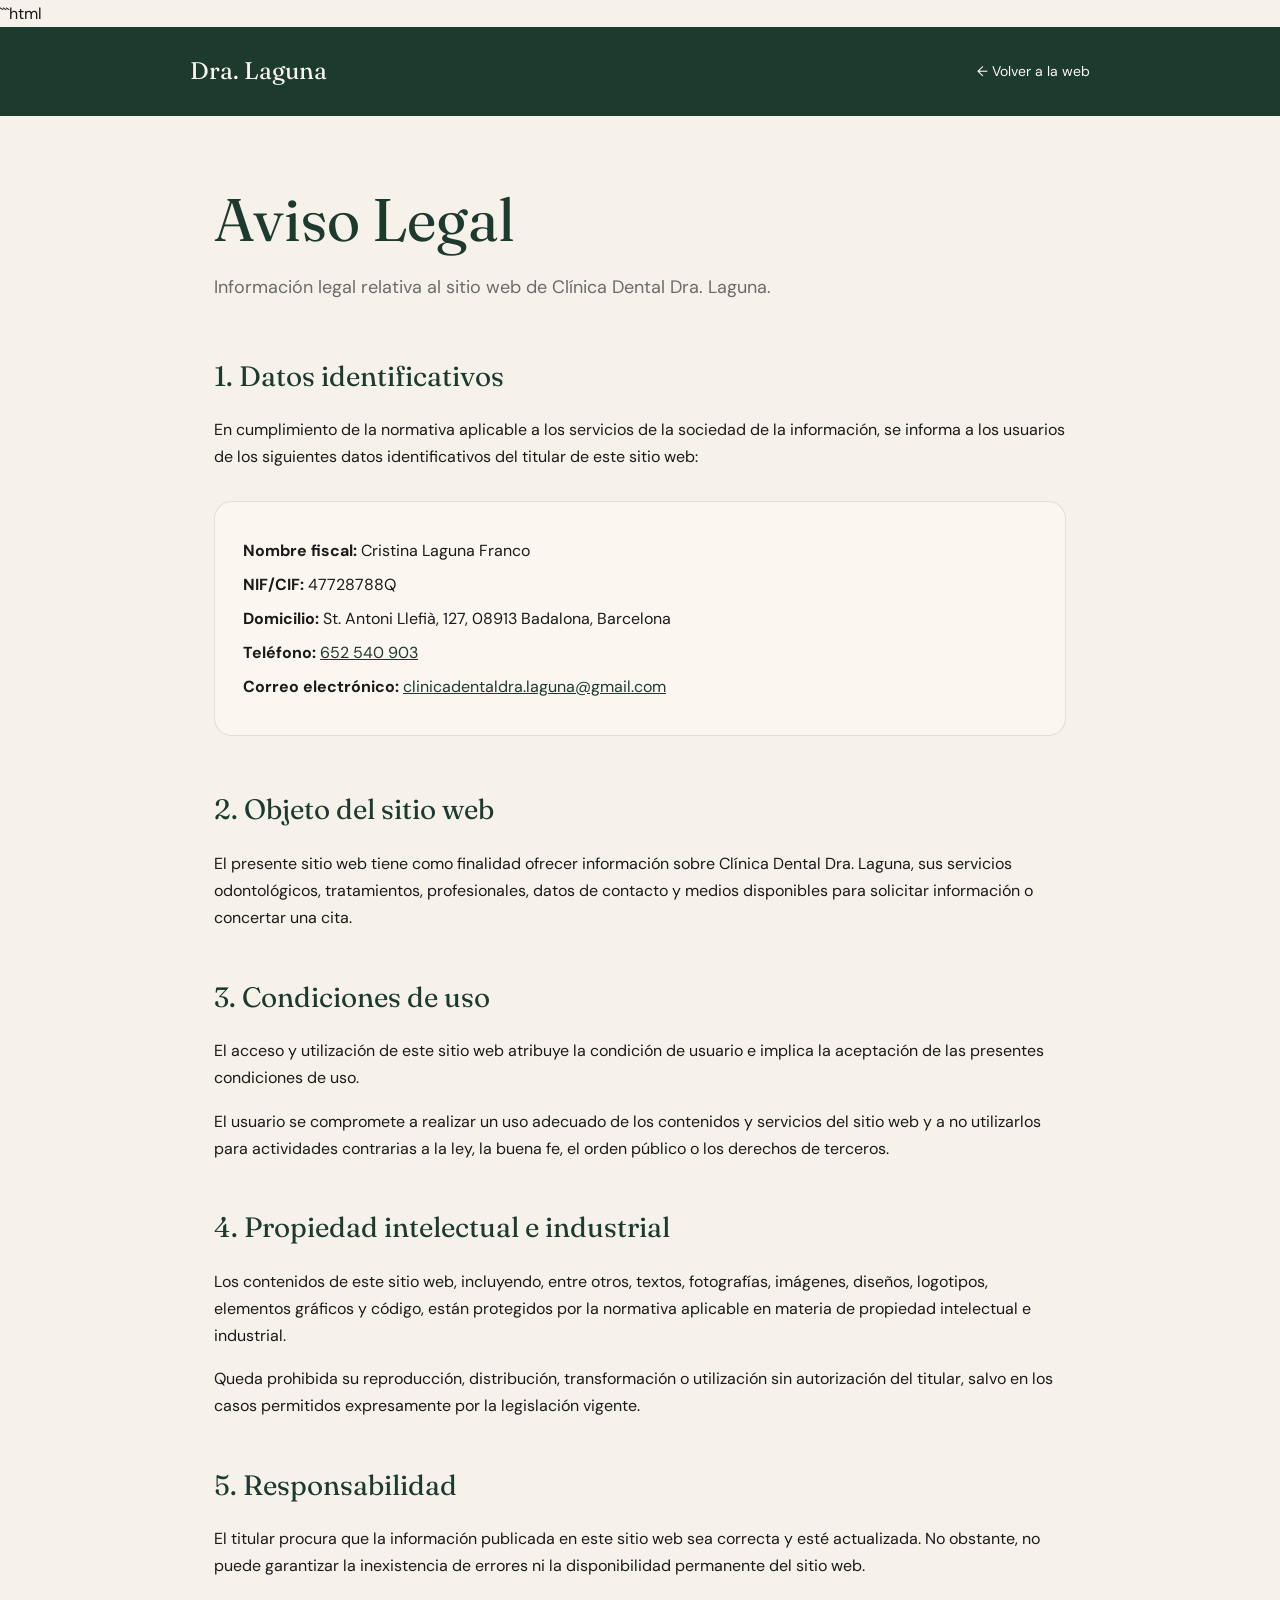
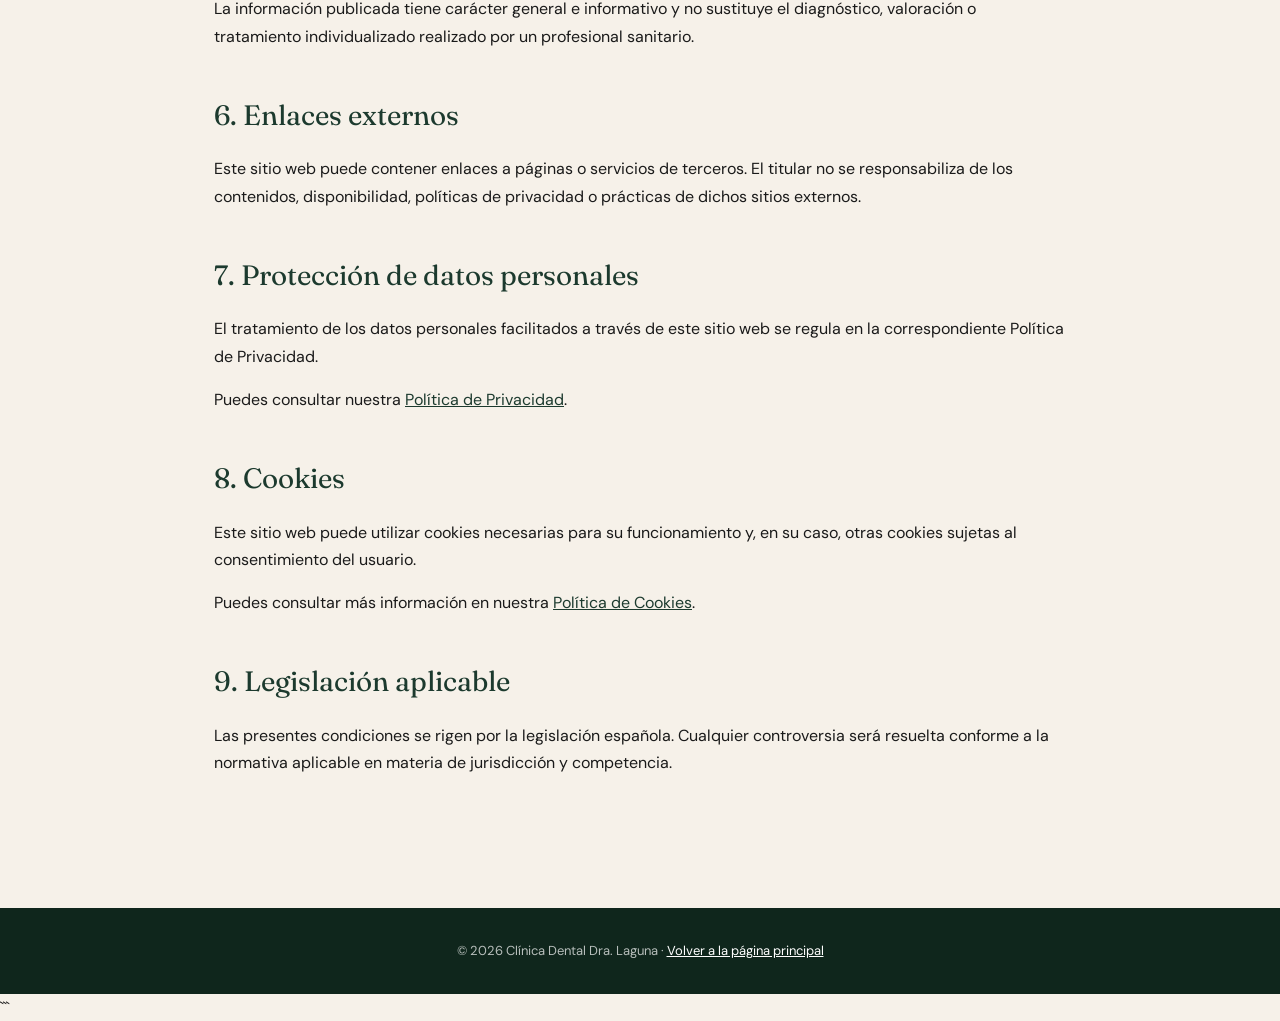
<file: legal/aviso-legal.html>
```html
<!DOCTYPE html>
<html lang="es">
<head>
  <meta charset="UTF-8">
  <meta name="viewport" content="width=device-width, initial-scale=1.0">

  <title>Aviso Legal | Clínica Dental Dra. Laguna</title>

  <meta
    name="description"
    content="Aviso legal de Clínica Dental Dra. Laguna, Badalona, Barcelona."
  >

  <link rel="preconnect" href="https://fonts.googleapis.com">
  <link rel="preconnect" href="https://fonts.gstatic.com" crossorigin>

  <link
    href="https://fonts.googleapis.com/css2?family=Fraunces:wght@400;500&family=DM+Sans:wght@400;500;600&display=swap"
    rel="stylesheet"
  >

  <style>
    :root {
      --cream: #f6f1e9;
      --cream-light: #fbf7f0;
      --pine: #1c3a2e;
      --pine-deep: #0f261c;
      --gold: #b8995f;
      --charcoal: #1a1a1a;
      --gray: #6b6b6b;
    }

    * {
      box-sizing: border-box;
    }

    body {
      margin: 0;
      font-family: "DM Sans", sans-serif;
      background: var(--cream);
      color: var(--charcoal);
      line-height: 1.7;
    }

    .font-display {
      font-family: "Fraunces", serif;
    }

    header {
      background: var(--pine);
      color: var(--cream-light);
      padding: 24px;
    }

    .header-inner {
      max-width: 900px;
      margin: 0 auto;
      display: flex;
      justify-content: space-between;
      align-items: center;
      gap: 20px;
    }

    .logo {
      color: var(--cream-light);
      text-decoration: none;
      font-family: "Fraunces", serif;
      font-size: 24px;
    }

    .back-link {
      color: var(--cream-light);
      text-decoration: none;
      font-size: 14px;
    }

    .back-link:hover {
      text-decoration: underline;
    }

    main {
      max-width: 900px;
      margin: 0 auto;
      padding: 70px 24px 90px;
    }

    h1 {
      font-family: "Fraunces", serif;
      color: var(--pine);
      font-size: clamp(38px, 6vw, 60px);
      line-height: 1.1;
      margin: 0 0 20px;
      font-weight: 400;
    }

    .intro {
      color: var(--gray);
      font-size: 18px;
      margin-bottom: 50px;
    }

    section {
      margin-bottom: 42px;
    }

    h2 {
      font-family: "Fraunces", serif;
      color: var(--pine);
      font-size: 28px;
      font-weight: 400;
      margin-bottom: 16px;
    }

    p {
      margin: 0 0 16px;
    }

    ul {
      padding-left: 22px;
    }

    li {
      margin-bottom: 8px;
    }

    a {
      color: var(--pine);
    }

    .legal-data {
      background: var(--cream-light);
      border: 1px solid rgba(28, 58, 46, 0.12);
      border-radius: 18px;
      padding: 28px;
      margin: 30px 0 50px;
    }

    .legal-data p {
      margin: 7px 0;
    }

    footer {
      background: var(--pine-deep);
      color: rgba(255, 255, 255, 0.7);
      text-align: center;
      padding: 32px 20px;
      font-size: 13px;
    }

    footer a {
      color: white;
    }
  </style>
</head>

<body>

<header>
  <div class="header-inner">
    <a href="../index.html" class="logo">Dra. Laguna</a>
    <a href="../index.html" class="back-link">← Volver a la web</a>
  </div>
</header>

<main>

  <h1>Aviso Legal</h1>

  <p class="intro">
    Información legal relativa al sitio web de Clínica Dental Dra. Laguna.
  </p>

  <section>
    <h2>1. Datos identificativos</h2>

    <p>
      En cumplimiento de la normativa aplicable a los servicios de la sociedad
      de la información, se informa a los usuarios de los siguientes datos
      identificativos del titular de este sitio web:
    </p>

    <div class="legal-data">
      <p><strong>Nombre fiscal:</strong> Cristina Laguna Franco</p>
      <p><strong>NIF/CIF:</strong> 47728788Q</p>
      <p>
        <strong>Domicilio:</strong>
        St. Antoni Llefià, 127, 08913 Badalona, Barcelona
      </p>
      <p>
        <strong>Teléfono:</strong>
        <a href="tel:+34652540903">652 540 903</a>
      </p>
      <p>
        <strong>Correo electrónico:</strong>
        <a href="mailto:clinicadentaldra.laguna@gmail.com">
          clinicadentaldra.laguna@gmail.com
        </a>
      </p>
    </div>
  </section>

  <section>
    <h2>2. Objeto del sitio web</h2>

    <p>
      El presente sitio web tiene como finalidad ofrecer información sobre
      Clínica Dental Dra. Laguna, sus servicios odontológicos, tratamientos,
      profesionales, datos de contacto y medios disponibles para solicitar
      información o concertar una cita.
    </p>
  </section>

  <section>
    <h2>3. Condiciones de uso</h2>

    <p>
      El acceso y utilización de este sitio web atribuye la condición de usuario
      e implica la aceptación de las presentes condiciones de uso.
    </p>

    <p>
      El usuario se compromete a realizar un uso adecuado de los contenidos y
      servicios del sitio web y a no utilizarlos para actividades contrarias a
      la ley, la buena fe, el orden público o los derechos de terceros.
    </p>
  </section>

  <section>
    <h2>4. Propiedad intelectual e industrial</h2>

    <p>
      Los contenidos de este sitio web, incluyendo, entre otros, textos,
      fotografías, imágenes, diseños, logotipos, elementos gráficos y código,
      están protegidos por la normativa aplicable en materia de propiedad
      intelectual e industrial.
    </p>

    <p>
      Queda prohibida su reproducción, distribución, transformación o
      utilización sin autorización del titular, salvo en los casos permitidos
      expresamente por la legislación vigente.
    </p>
  </section>

  <section>
    <h2>5. Responsabilidad</h2>

    <p>
      El titular procura que la información publicada en este sitio web sea
      correcta y esté actualizada. No obstante, no puede garantizar la
      inexistencia de errores ni la disponibilidad permanente del sitio web.
    </p>

    <p>
      La información publicada tiene carácter general e informativo y no
      sustituye el diagnóstico, valoración o tratamiento individualizado
      realizado por un profesional sanitario.
    </p>
  </section>

  <section>
    <h2>6. Enlaces externos</h2>

    <p>
      Este sitio web puede contener enlaces a páginas o servicios de terceros.
      El titular no se responsabiliza de los contenidos, disponibilidad,
      políticas de privacidad o prácticas de dichos sitios externos.
    </p>
  </section>

  <section>
    <h2>7. Protección de datos personales</h2>

    <p>
      El tratamiento de los datos personales facilitados a través de este sitio
      web se regula en la correspondiente Política de Privacidad.
    </p>

    <p>
      Puedes consultar nuestra
      <a href="politica-privacidad.html">Política de Privacidad</a>.
    </p>
  </section>

  <section>
    <h2>8. Cookies</h2>

    <p>
      Este sitio web puede utilizar cookies necesarias para su funcionamiento
      y, en su caso, otras cookies sujetas al consentimiento del usuario.
    </p>

    <p>
      Puedes consultar más información en nuestra
      <a href="politica-cookies.html">Política de Cookies</a>.
    </p>
  </section>

  <section>
    <h2>9. Legislación aplicable</h2>

    <p>
      Las presentes condiciones se rigen por la legislación española. Cualquier
      controversia será resuelta conforme a la normativa aplicable en materia
      de jurisdicción y competencia.
    </p>
  </section>

</main>

<footer>
  © <span id="year"></span> Clínica Dental Dra. Laguna ·
  <a href="../index.html">Volver a la página principal</a>
</footer>

<script>
  document.getElementById("year").textContent = new Date().getFullYear();
</script>

</body>
</html>
```
</file>
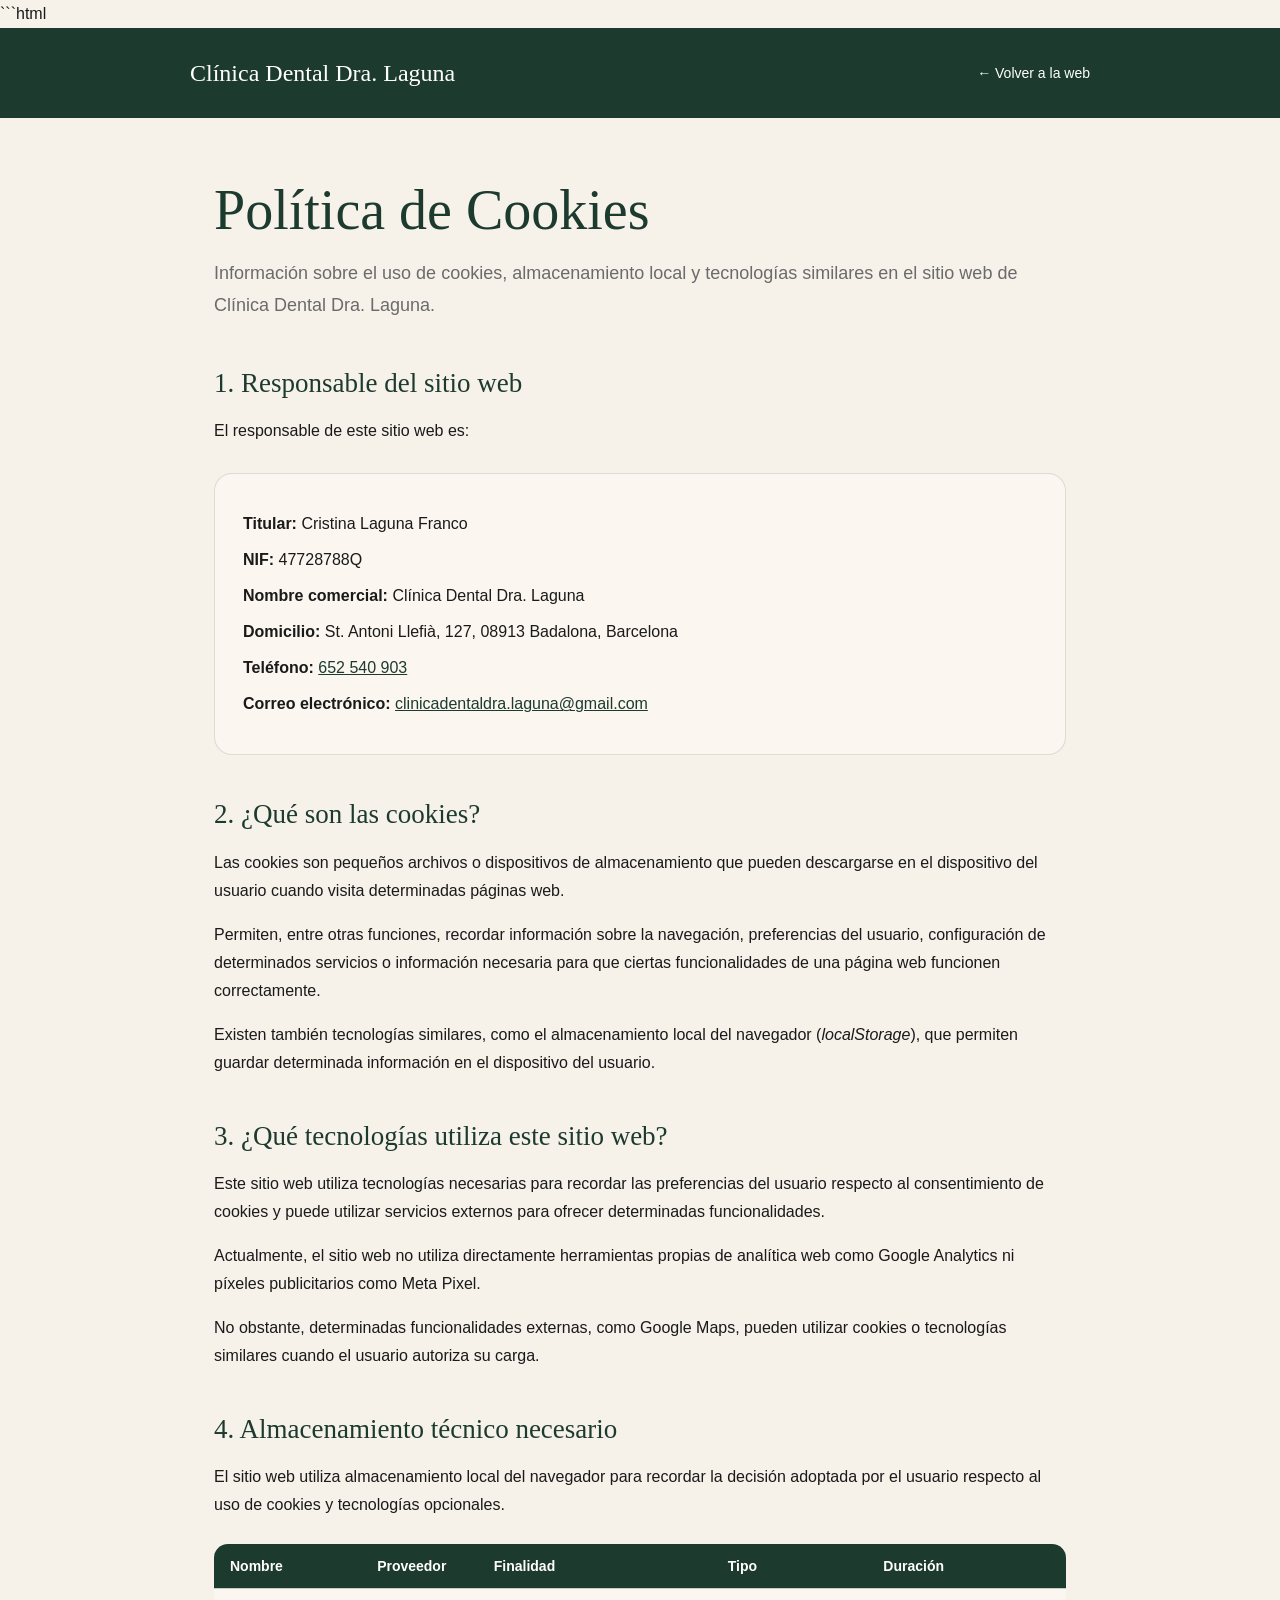
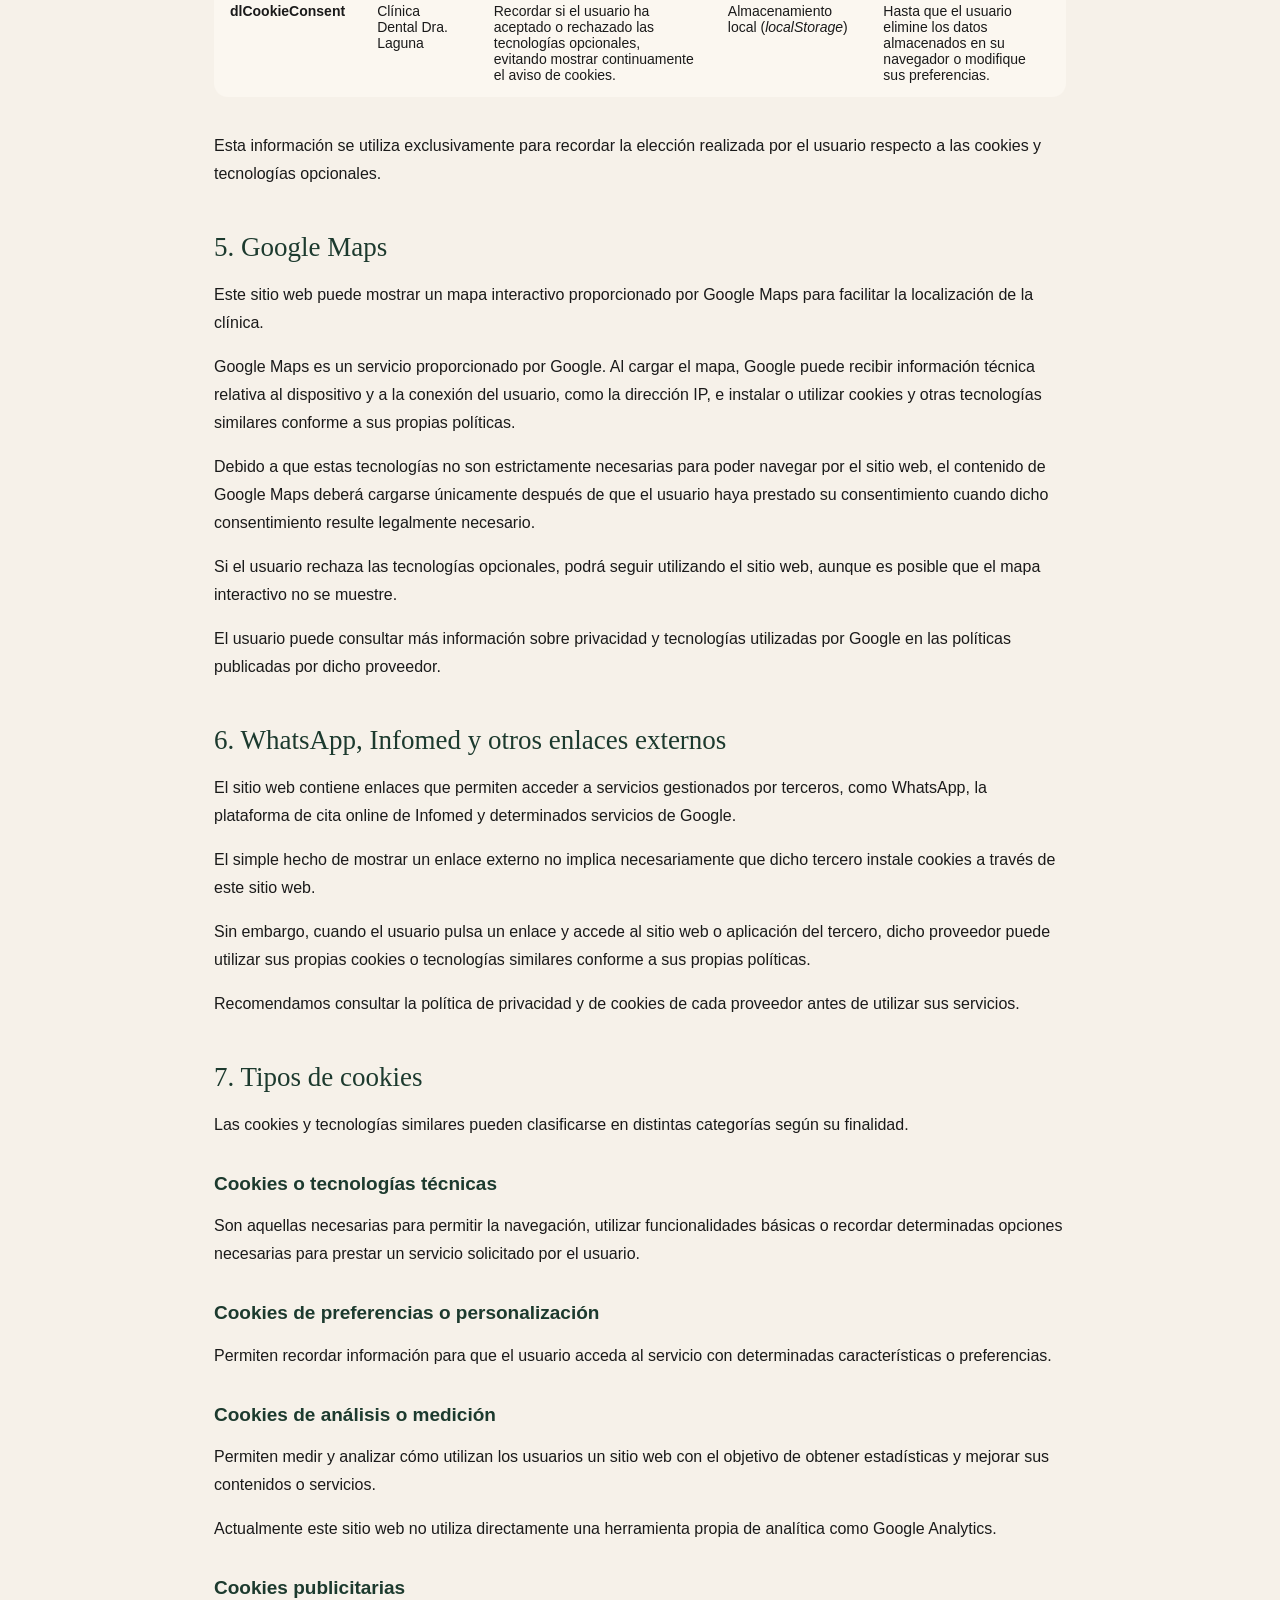
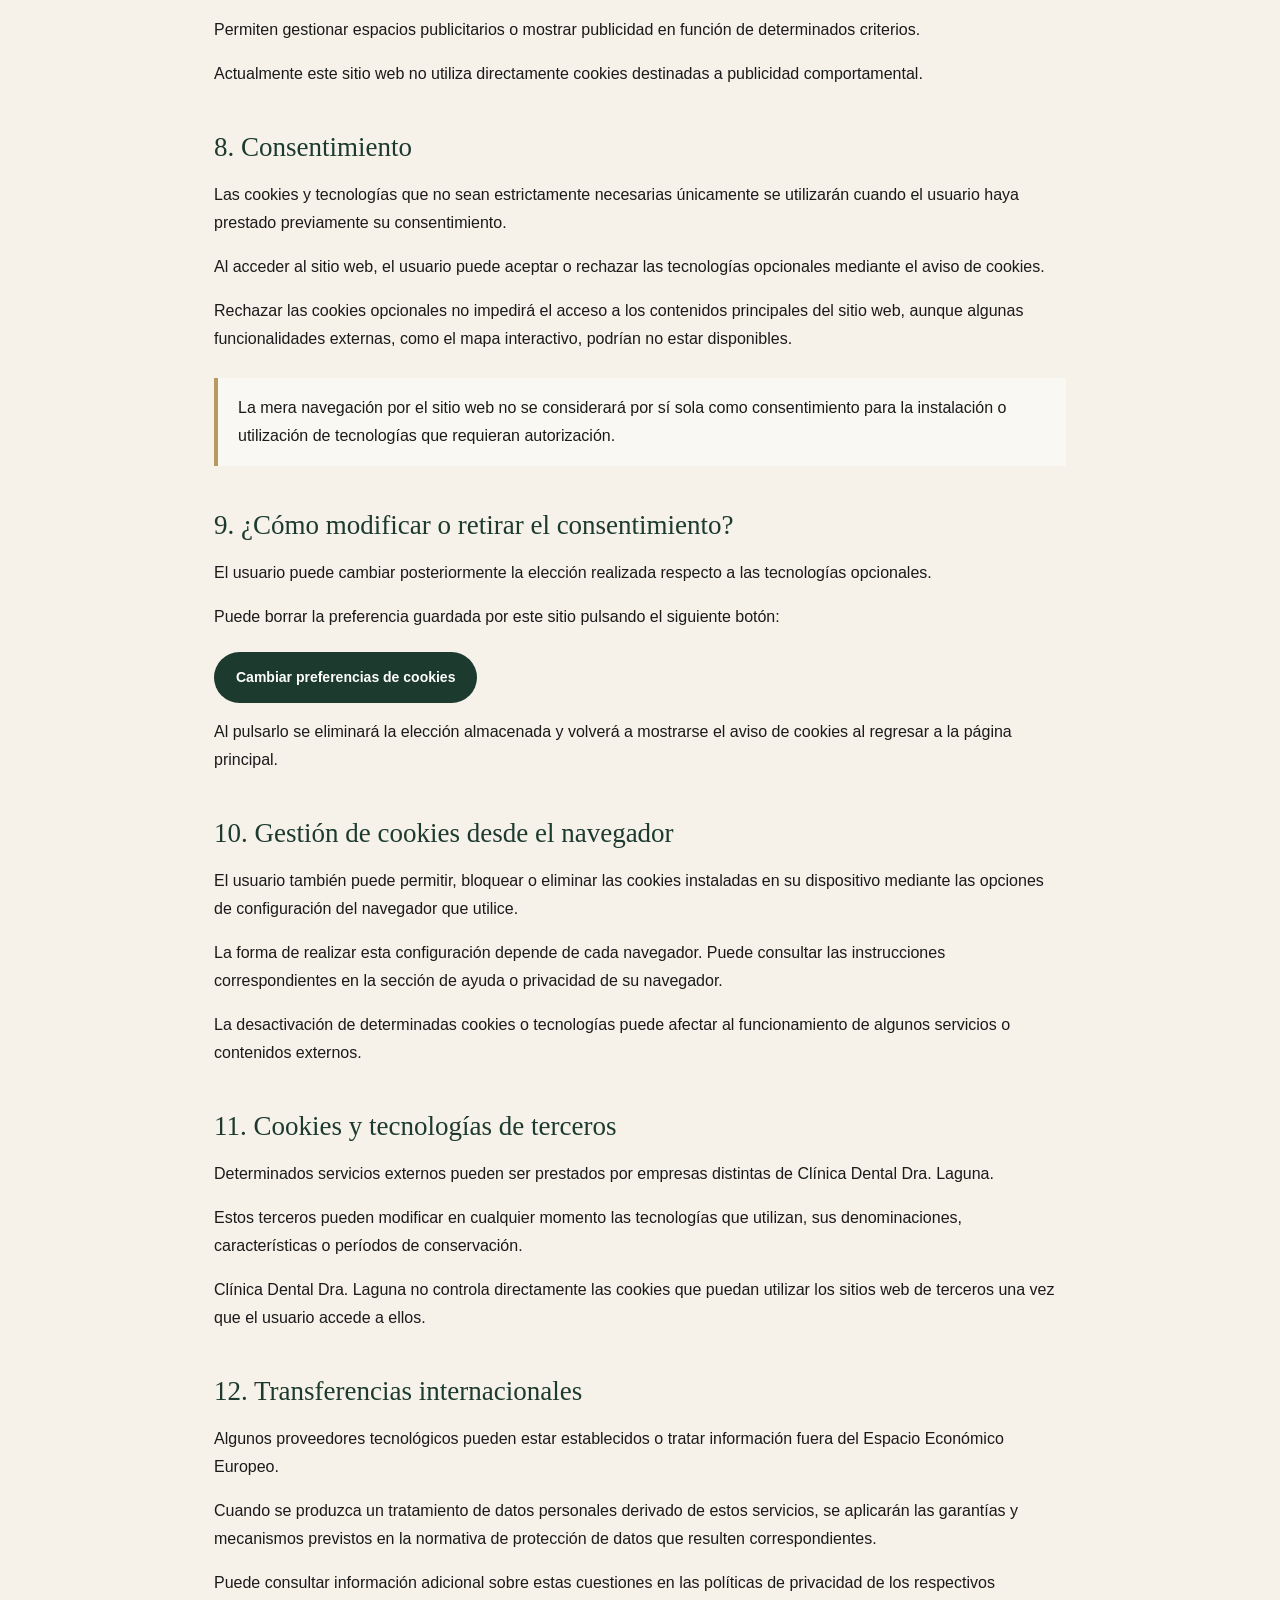
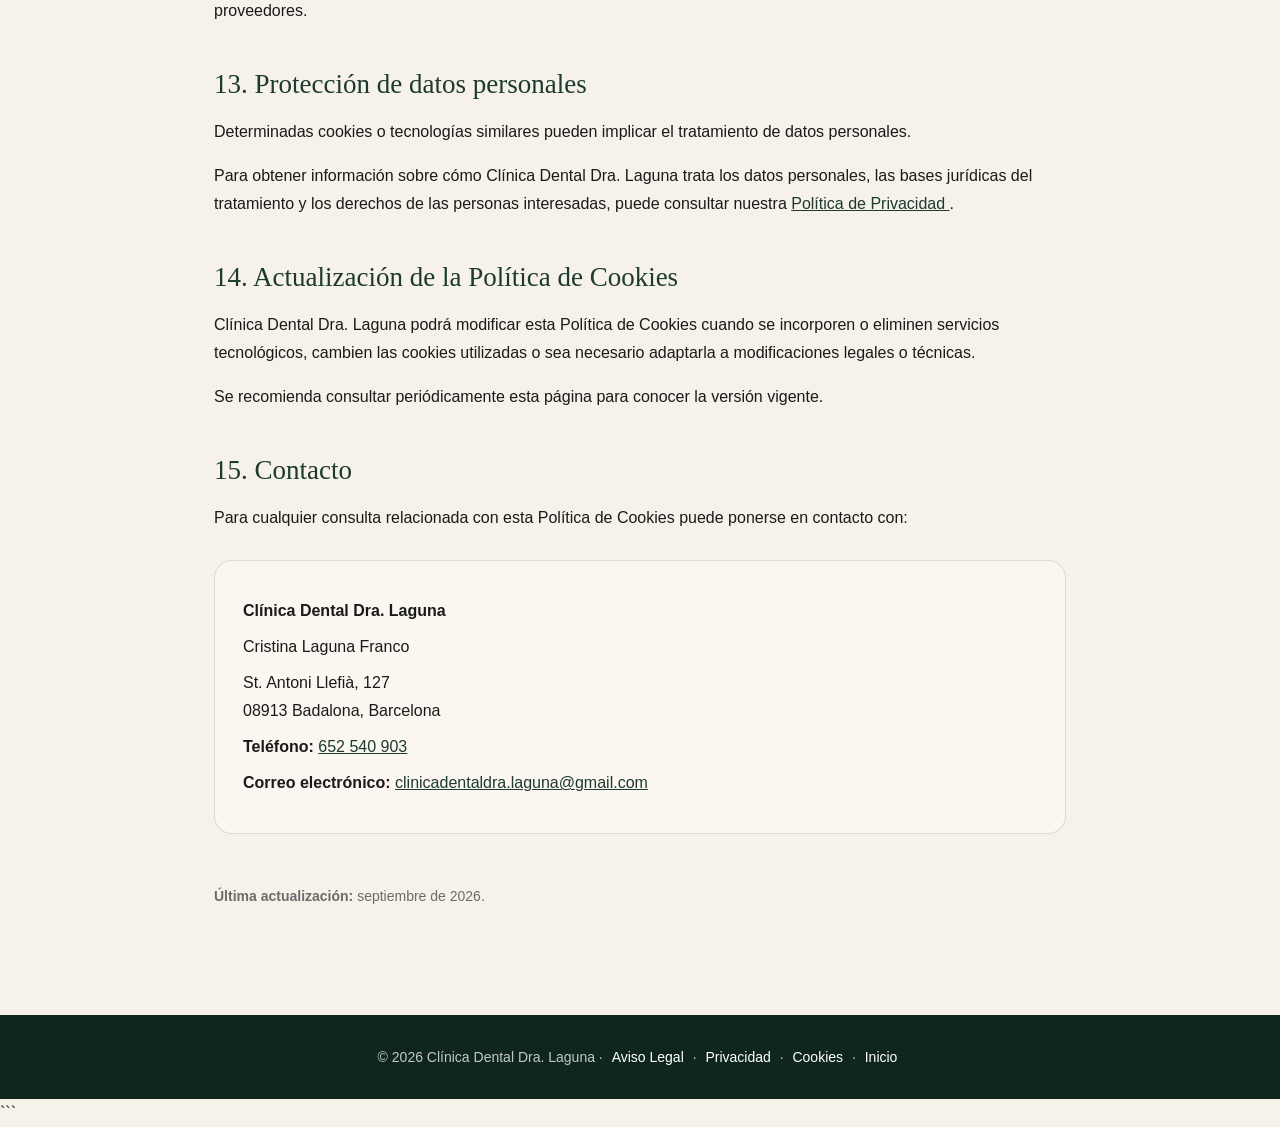
<file: legal/politica-cookies.html>
```html
<!DOCTYPE html>
<html lang="es">
<head>
  <meta charset="UTF-8">

  <meta
    name="viewport"
    content="width=device-width, initial-scale=1.0"
  >

  <title>Política de Cookies | Clínica Dental Dra. Laguna</title>

  <meta
    name="description"
    content="Política de cookies de Clínica Dental Dra. Laguna en Badalona, Barcelona."
  >

  <style>
    :root {
      --cream: #f6f1e9;
      --cream-light: #fbf7f0;
      --pine: #1c3a2e;
      --pine-deep: #0f261c;
      --gold: #b8995f;
      --charcoal: #1a1a1a;
      --gray: #6b6b6b;
    }

    * {
      box-sizing: border-box;
    }

    html {
      scroll-behavior: smooth;
    }

    body {
      margin: 0;
      font-family: Arial, Helvetica, sans-serif;
      background: var(--cream);
      color: var(--charcoal);
      line-height: 1.75;
    }

    header {
      background: var(--pine);
      color: white;
      padding: 24px;
    }

    .header-inner {
      max-width: 900px;
      margin: 0 auto;

      display: flex;
      justify-content: space-between;
      align-items: center;
      gap: 20px;
    }

    .logo,
    .back-link {
      color: white;
      text-decoration: none;
    }

    .logo {
      font-family: Georgia, "Times New Roman", serif;
      font-size: 24px;
    }

    .back-link {
      font-size: 14px;
    }

    .back-link:hover,
    footer a:hover {
      text-decoration: underline;
    }

    main {
      max-width: 900px;
      margin: 0 auto;
      padding: 60px 24px 90px;
    }

    h1 {
      margin: 0 0 16px;

      font-family: Georgia, "Times New Roman", serif;
      font-size: clamp(38px, 6vw, 56px);
      font-weight: 400;
      line-height: 1.15;

      color: var(--pine);
    }

    .intro {
      color: var(--gray);
      font-size: 18px;
      margin-bottom: 45px;
    }

    section {
      margin-bottom: 42px;
    }

    h2 {
      margin-top: 42px;
      margin-bottom: 16px;

      font-family: Georgia, "Times New Roman", serif;
      font-size: 27px;
      font-weight: 400;
      line-height: 1.3;

      color: var(--pine);
    }

    h3 {
      margin-top: 28px;
      margin-bottom: 12px;

      color: var(--pine);
      font-size: 19px;
    }

    p {
      margin: 0 0 16px;
    }

    ul {
      padding-left: 24px;
      margin: 0 0 20px;
    }

    li {
      margin-bottom: 9px;
    }

    a {
      color: var(--pine);
    }

    .legal-box {
      background: var(--cream-light);
      border: 1px solid rgba(28, 58, 46, 0.14);
      border-radius: 18px;

      padding: 28px;
      margin: 28px 0 36px;
    }

    .legal-box p {
      margin: 8px 0;
    }

    .notice {
      margin: 25px 0;
      padding: 16px 20px;

      background: rgba(255, 255, 255, 0.45);
      border-left: 4px solid var(--gold);
    }

    .table-wrapper {
      width: 100%;
      overflow-x: auto;
      margin: 25px 0 35px;
    }

    table {
      width: 100%;
      min-width: 650px;

      border-collapse: collapse;
      background: var(--cream-light);
      border-radius: 14px;
      overflow: hidden;
    }

    th,
    td {
      text-align: left;
      vertical-align: top;

      padding: 14px 16px;
      border-bottom: 1px solid rgba(28, 58, 46, 0.12);
    }

    th {
      background: var(--pine);
      color: white;
      font-size: 14px;
    }

    td {
      font-size: 14px;
    }

    tr:last-child td {
      border-bottom: none;
    }

    .preferences-button {
      display: inline-block;

      border: none;
      border-radius: 999px;

      padding: 13px 22px;
      margin: 5px 0 15px;

      background: var(--pine);
      color: white;

      font: inherit;
      font-size: 14px;
      font-weight: 600;

      cursor: pointer;
    }

    .preferences-button:hover {
      opacity: 0.9;
    }

    .updated {
      color: var(--gray);
      font-size: 14px;
      margin-top: 50px;
    }

    footer {
      background: var(--pine-deep);
      color: rgba(255, 255, 255, 0.75);

      text-align: center;
      padding: 30px 20px;

      font-size: 14px;
    }

    footer a {
      color: white;
      text-decoration: none;
      margin: 0 5px;
    }

    @media (max-width: 600px) {

      .header-inner {
        flex-direction: column;
        align-items: flex-start;
      }

      main {
        padding: 45px 20px 70px;
      }

      .legal-box {
        padding: 21px;
      }
    }
  </style>
</head>


<body>

<header>

  <div class="header-inner">

    <a
      href="../index.html"
      class="logo"
    >
      Clínica Dental Dra. Laguna
    </a>

    <a
      href="../index.html"
      class="back-link"
    >
      ← Volver a la web
    </a>

  </div>

</header>


<main>

  <h1>Política de Cookies</h1>

  <p class="intro">
    Información sobre el uso de cookies, almacenamiento local
    y tecnologías similares en el sitio web de
    Clínica Dental Dra. Laguna.
  </p>


  <!-- =====================================================
       1. RESPONSABLE
       ===================================================== -->

  <section>

    <h2>1. Responsable del sitio web</h2>

    <p>
      El responsable de este sitio web es:
    </p>

    <div class="legal-box">

      <p>
        <strong>Titular:</strong>
        Cristina Laguna Franco
      </p>

      <p>
        <strong>NIF:</strong>
        47728788Q
      </p>

      <p>
        <strong>Nombre comercial:</strong>
        Clínica Dental Dra. Laguna
      </p>

      <p>
        <strong>Domicilio:</strong>
        St. Antoni Llefià, 127,
        08913 Badalona, Barcelona
      </p>

      <p>
        <strong>Teléfono:</strong>

        <a href="tel:+34652540903">
          652 540 903
        </a>
      </p>

      <p>
        <strong>Correo electrónico:</strong>

        <a href="mailto:clinicadentaldra.laguna@gmail.com">
          clinicadentaldra.laguna@gmail.com
        </a>
      </p>

    </div>

  </section>


  <!-- =====================================================
       2. QUÉ SON LAS COOKIES
       ===================================================== -->

  <section>

    <h2>2. ¿Qué son las cookies?</h2>

    <p>
      Las cookies son pequeños archivos o dispositivos
      de almacenamiento que pueden descargarse en el
      dispositivo del usuario cuando visita determinadas
      páginas web.
    </p>

    <p>
      Permiten, entre otras funciones, recordar información
      sobre la navegación, preferencias del usuario,
      configuración de determinados servicios o información
      necesaria para que ciertas funcionalidades de una
      página web funcionen correctamente.
    </p>

    <p>
      Existen también tecnologías similares, como el
      almacenamiento local del navegador
      (<em>localStorage</em>), que permiten guardar
      determinada información en el dispositivo del usuario.
    </p>

  </section>


  <!-- =====================================================
       3. TECNOLOGÍAS UTILIZADAS
       ===================================================== -->

  <section>

    <h2>3. ¿Qué tecnologías utiliza este sitio web?</h2>

    <p>
      Este sitio web utiliza tecnologías necesarias para
      recordar las preferencias del usuario respecto al
      consentimiento de cookies y puede utilizar servicios
      externos para ofrecer determinadas funcionalidades.
    </p>

    <p>
      Actualmente, el sitio web no utiliza directamente
      herramientas propias de analítica web como Google
      Analytics ni píxeles publicitarios como Meta Pixel.
    </p>

    <p>
      No obstante, determinadas funcionalidades externas,
      como Google Maps, pueden utilizar cookies o tecnologías
      similares cuando el usuario autoriza su carga.
    </p>

  </section>


  <!-- =====================================================
       4. TECNOLOGÍA TÉCNICA
       ===================================================== -->

  <section>

    <h2>4. Almacenamiento técnico necesario</h2>

    <p>
      El sitio web utiliza almacenamiento local del navegador
      para recordar la decisión adoptada por el usuario
      respecto al uso de cookies y tecnologías opcionales.
    </p>

    <div class="table-wrapper">

      <table>

        <thead>
          <tr>
            <th>Nombre</th>
            <th>Proveedor</th>
            <th>Finalidad</th>
            <th>Tipo</th>
            <th>Duración</th>
          </tr>
        </thead>

        <tbody>

          <tr>
            <td>
              <strong>dlCookieConsent</strong>
            </td>

            <td>
              Clínica Dental Dra. Laguna
            </td>

            <td>
              Recordar si el usuario ha aceptado o rechazado
              las tecnologías opcionales, evitando mostrar
              continuamente el aviso de cookies.
            </td>

            <td>
              Almacenamiento local
              (<em>localStorage</em>)
            </td>

            <td>
              Hasta que el usuario elimine los datos
              almacenados en su navegador o modifique
              sus preferencias.
            </td>
          </tr>

        </tbody>

      </table>

    </div>

    <p>
      Esta información se utiliza exclusivamente para
      recordar la elección realizada por el usuario
      respecto a las cookies y tecnologías opcionales.
    </p>

  </section>


  <!-- =====================================================
       5. GOOGLE MAPS
       ===================================================== -->

  <section>

    <h2>5. Google Maps</h2>

    <p>
      Este sitio web puede mostrar un mapa interactivo
      proporcionado por Google Maps para facilitar la
      localización de la clínica.
    </p>

    <p>
      Google Maps es un servicio proporcionado por Google.
      Al cargar el mapa, Google puede recibir información
      técnica relativa al dispositivo y a la conexión del
      usuario, como la dirección IP, e instalar o utilizar
      cookies y otras tecnologías similares conforme a
      sus propias políticas.
    </p>

    <p>
      Debido a que estas tecnologías no son estrictamente
      necesarias para poder navegar por el sitio web,
      el contenido de Google Maps deberá cargarse únicamente
      después de que el usuario haya prestado su
      consentimiento cuando dicho consentimiento resulte
      legalmente necesario.
    </p>

    <p>
      Si el usuario rechaza las tecnologías opcionales,
      podrá seguir utilizando el sitio web, aunque es
      posible que el mapa interactivo no se muestre.
    </p>

    <p>
      El usuario puede consultar más información sobre
      privacidad y tecnologías utilizadas por Google en
      las políticas publicadas por dicho proveedor.
    </p>

  </section>


  <!-- =====================================================
       6. ENLACES EXTERNOS
       ===================================================== -->

  <section>

    <h2>6. WhatsApp, Infomed y otros enlaces externos</h2>

    <p>
      El sitio web contiene enlaces que permiten acceder
      a servicios gestionados por terceros, como WhatsApp,
      la plataforma de cita online de Infomed y determinados
      servicios de Google.
    </p>

    <p>
      El simple hecho de mostrar un enlace externo no implica
      necesariamente que dicho tercero instale cookies a
      través de este sitio web.
    </p>

    <p>
      Sin embargo, cuando el usuario pulsa un enlace y accede
      al sitio web o aplicación del tercero, dicho proveedor
      puede utilizar sus propias cookies o tecnologías
      similares conforme a sus propias políticas.
    </p>

    <p>
      Recomendamos consultar la política de privacidad y
      de cookies de cada proveedor antes de utilizar sus
      servicios.
    </p>

  </section>


  <!-- =====================================================
       7. TIPOS DE COOKIES
       ===================================================== -->

  <section>

    <h2>7. Tipos de cookies</h2>

    <p>
      Las cookies y tecnologías similares pueden clasificarse
      en distintas categorías según su finalidad.
    </p>


    <h3>Cookies o tecnologías técnicas</h3>

    <p>
      Son aquellas necesarias para permitir la navegación,
      utilizar funcionalidades básicas o recordar determinadas
      opciones necesarias para prestar un servicio solicitado
      por el usuario.
    </p>


    <h3>Cookies de preferencias o personalización</h3>

    <p>
      Permiten recordar información para que el usuario
      acceda al servicio con determinadas características
      o preferencias.
    </p>


    <h3>Cookies de análisis o medición</h3>

    <p>
      Permiten medir y analizar cómo utilizan los usuarios
      un sitio web con el objetivo de obtener estadísticas
      y mejorar sus contenidos o servicios.
    </p>

    <p>
      Actualmente este sitio web no utiliza directamente
      una herramienta propia de analítica como Google Analytics.
    </p>


    <h3>Cookies publicitarias</h3>

    <p>
      Permiten gestionar espacios publicitarios o mostrar
      publicidad en función de determinados criterios.
    </p>

    <p>
      Actualmente este sitio web no utiliza directamente
      cookies destinadas a publicidad comportamental.
    </p>

  </section>


  <!-- =====================================================
       8. CONSENTIMIENTO
       ===================================================== -->

  <section>

    <h2>8. Consentimiento</h2>

    <p>
      Las cookies y tecnologías que no sean estrictamente
      necesarias únicamente se utilizarán cuando el usuario
      haya prestado previamente su consentimiento.
    </p>

    <p>
      Al acceder al sitio web, el usuario puede aceptar
      o rechazar las tecnologías opcionales mediante el
      aviso de cookies.
    </p>

    <p>
      Rechazar las cookies opcionales no impedirá el acceso
      a los contenidos principales del sitio web, aunque
      algunas funcionalidades externas, como el mapa
      interactivo, podrían no estar disponibles.
    </p>

    <div class="notice">
      La mera navegación por el sitio web no se considerará
      por sí sola como consentimiento para la instalación
      o utilización de tecnologías que requieran autorización.
    </div>

  </section>


  <!-- =====================================================
       9. CAMBIAR CONSENTIMIENTO
       ===================================================== -->

  <section>

    <h2>9. ¿Cómo modificar o retirar el consentimiento?</h2>

    <p>
      El usuario puede cambiar posteriormente la elección
      realizada respecto a las tecnologías opcionales.
    </p>

    <p>
      Puede borrar la preferencia guardada por este sitio
      pulsando el siguiente botón:
    </p>

    <button
      type="button"
      class="preferences-button"
      id="resetCookieConsent"
    >
      Cambiar preferencias de cookies
    </button>

    <p>
      Al pulsarlo se eliminará la elección almacenada y
      volverá a mostrarse el aviso de cookies al regresar
      a la página principal.
    </p>

  </section>


  <!-- =====================================================
       10. NAVEGADOR
       ===================================================== -->

  <section>

    <h2>10. Gestión de cookies desde el navegador</h2>

    <p>
      El usuario también puede permitir, bloquear o eliminar
      las cookies instaladas en su dispositivo mediante
      las opciones de configuración del navegador que utilice.
    </p>

    <p>
      La forma de realizar esta configuración depende de
      cada navegador. Puede consultar las instrucciones
      correspondientes en la sección de ayuda o privacidad
      de su navegador.
    </p>

    <p>
      La desactivación de determinadas cookies o tecnologías
      puede afectar al funcionamiento de algunos servicios
      o contenidos externos.
    </p>

  </section>


  <!-- =====================================================
       11. TERCEROS
       ===================================================== -->

  <section>

    <h2>11. Cookies y tecnologías de terceros</h2>

    <p>
      Determinados servicios externos pueden ser prestados
      por empresas distintas de Clínica Dental Dra. Laguna.
    </p>

    <p>
      Estos terceros pueden modificar en cualquier momento
      las tecnologías que utilizan, sus denominaciones,
      características o períodos de conservación.
    </p>

    <p>
      Clínica Dental Dra. Laguna no controla directamente
      las cookies que puedan utilizar los sitios web de
      terceros una vez que el usuario accede a ellos.
    </p>

  </section>


  <!-- =====================================================
       12. TRANSFERENCIAS
       ===================================================== -->

  <section>

    <h2>12. Transferencias internacionales</h2>

    <p>
      Algunos proveedores tecnológicos pueden estar
      establecidos o tratar información fuera del
      Espacio Económico Europeo.
    </p>

    <p>
      Cuando se produzca un tratamiento de datos personales
      derivado de estos servicios, se aplicarán las garantías
      y mecanismos previstos en la normativa de protección
      de datos que resulten correspondientes.
    </p>

    <p>
      Puede consultar información adicional sobre estas
      cuestiones en las políticas de privacidad de los
      respectivos proveedores.
    </p>

  </section>


  <!-- =====================================================
       13. PRIVACIDAD
       ===================================================== -->

  <section>

    <h2>13. Protección de datos personales</h2>

    <p>
      Determinadas cookies o tecnologías similares pueden
      implicar el tratamiento de datos personales.
    </p>

    <p>
      Para obtener información sobre cómo Clínica Dental
      Dra. Laguna trata los datos personales, las bases
      jurídicas del tratamiento y los derechos de las
      personas interesadas, puede consultar nuestra
      <a href="politica-privacidad.html">
        Política de Privacidad
      </a>.
    </p>

  </section>


  <!-- =====================================================
       14. CAMBIOS
       ===================================================== -->

  <section>

    <h2>14. Actualización de la Política de Cookies</h2>

    <p>
      Clínica Dental Dra. Laguna podrá modificar esta
      Política de Cookies cuando se incorporen o eliminen
      servicios tecnológicos, cambien las cookies utilizadas
      o sea necesario adaptarla a modificaciones legales
      o técnicas.
    </p>

    <p>
      Se recomienda consultar periódicamente esta página
      para conocer la versión vigente.
    </p>

  </section>


  <!-- =====================================================
       15. CONTACTO
       ===================================================== -->

  <section>

    <h2>15. Contacto</h2>

    <p>
      Para cualquier consulta relacionada con esta Política
      de Cookies puede ponerse en contacto con:
    </p>

    <div class="legal-box">

      <p>
        <strong>Clínica Dental Dra. Laguna</strong>
      </p>

      <p>
        Cristina Laguna Franco
      </p>

      <p>
        St. Antoni Llefià, 127<br>
        08913 Badalona, Barcelona
      </p>

      <p>
        <strong>Teléfono:</strong>

        <a href="tel:+34652540903">
          652 540 903
        </a>
      </p>

      <p>
        <strong>Correo electrónico:</strong>

        <a href="mailto:clinicadentaldra.laguna@gmail.com">
          clinicadentaldra.laguna@gmail.com
        </a>
      </p>

    </div>

  </section>


  <p class="updated">
    <strong>Última actualización:</strong>
    septiembre de 2026.
  </p>

</main>


<footer>

  © <span id="year"></span>
  Clínica Dental Dra. Laguna

  ·

  <a href="aviso-legal.html">
    Aviso Legal
  </a>

  ·

  <a href="politica-privacidad.html">
    Privacidad
  </a>

  ·

  <a href="politica-cookies.html">
    Cookies
  </a>

  ·

  <a href="../index.html">
    Inicio
  </a>

</footer>


<script>

  // Año automático del footer
  document.getElementById("year").textContent =
    new Date().getFullYear();


  // Permite retirar la elección guardada
  // y volver a mostrar el aviso de cookies.
  document
    .getElementById("resetCookieConsent")
    .addEventListener("click", function () {

      localStorage.removeItem("dlCookieConsent");

      alert(
        "Tus preferencias de cookies se han restablecido. " +
        "Al volver a la página principal podrás elegir nuevamente."
      );

      window.location.href = "../index.html";

    });

</script>


</body>
</html>
```
</file>
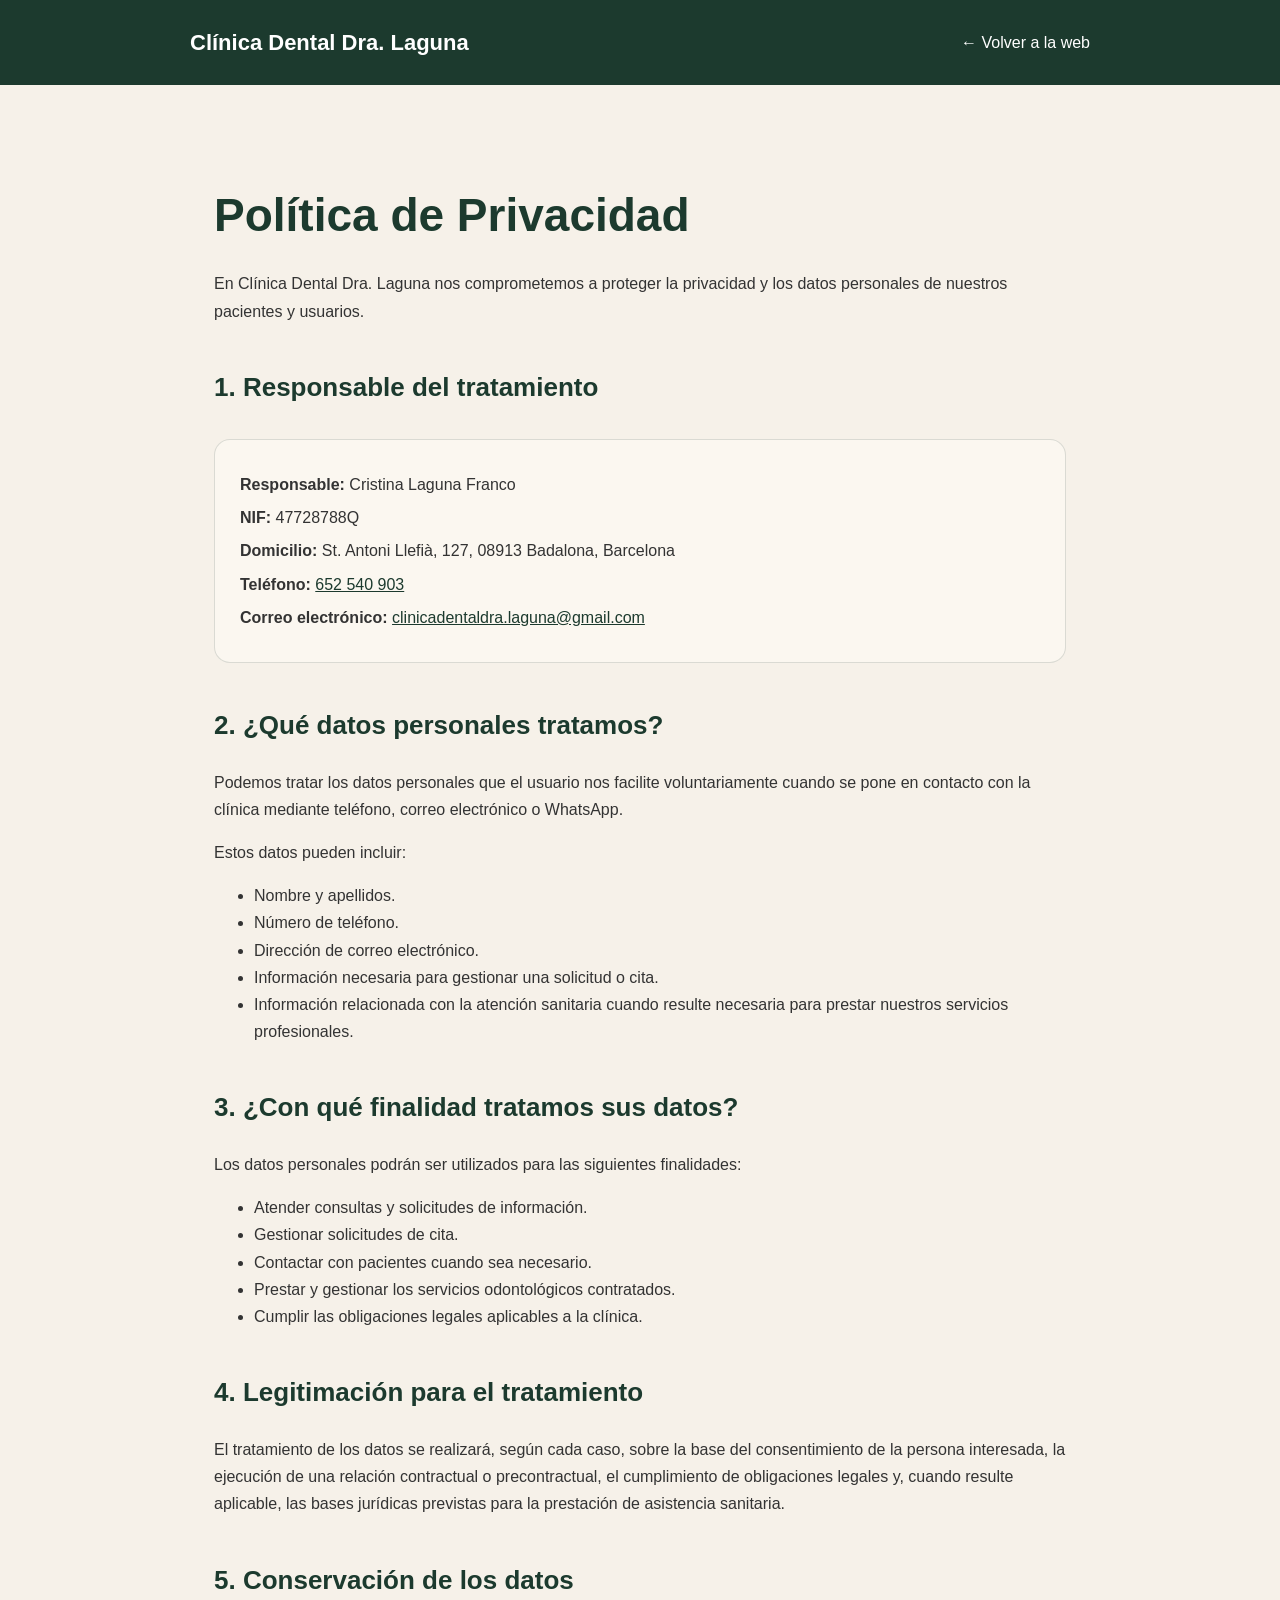
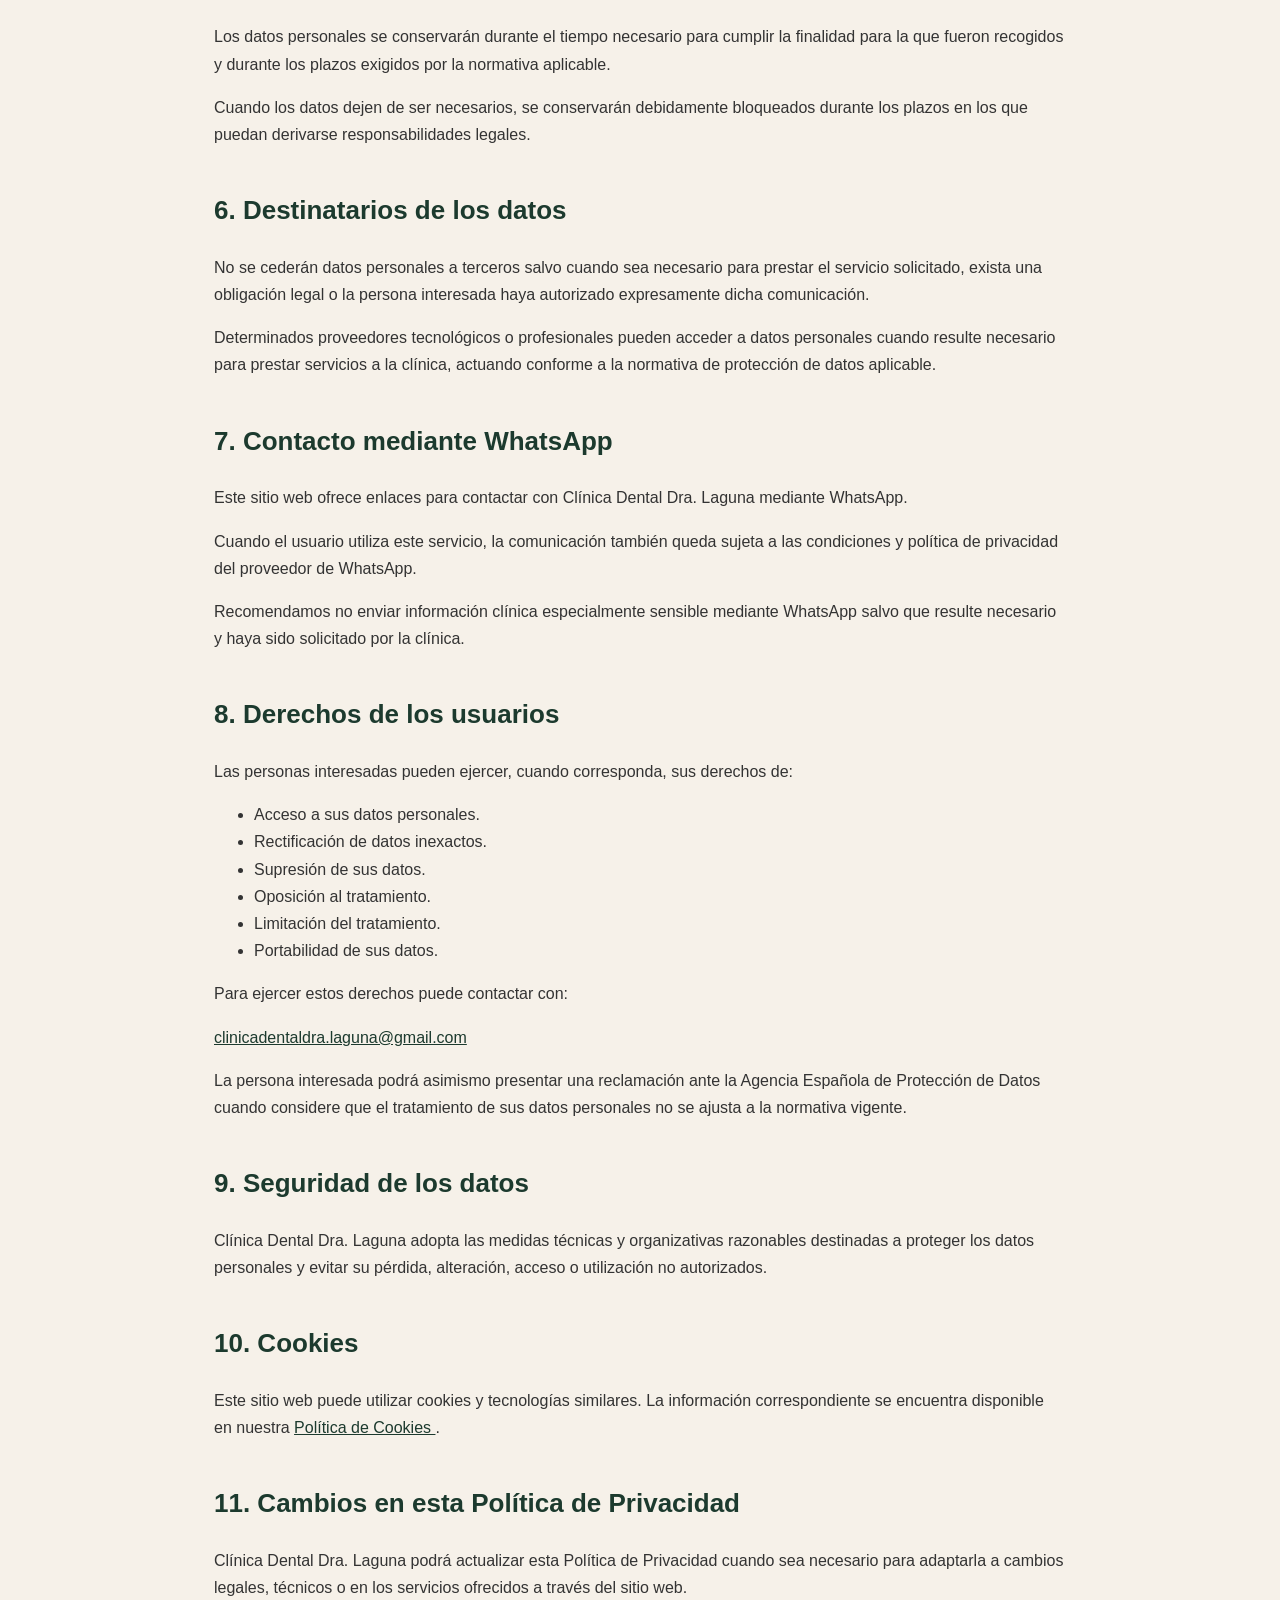
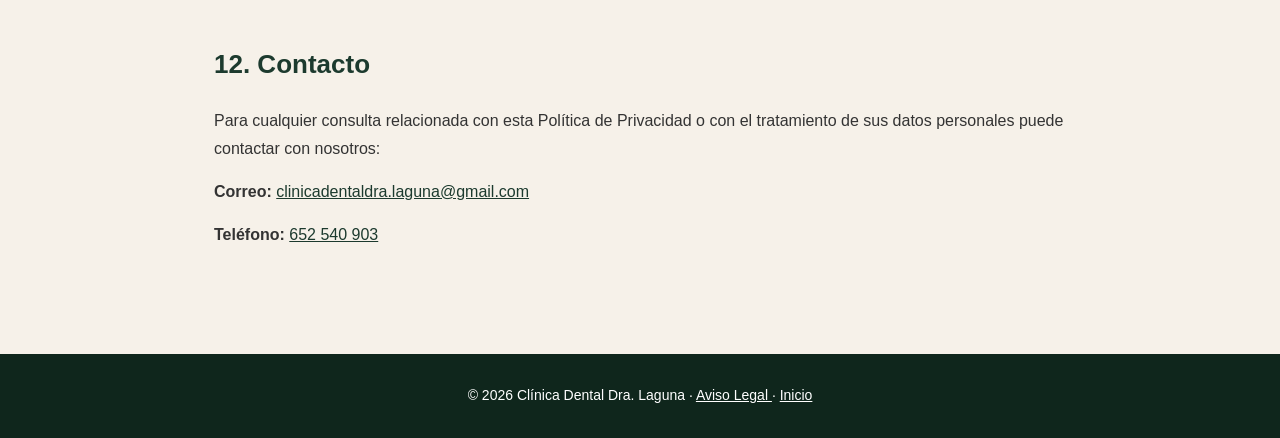
<file: legal/politica-privacidad.html>
<!DOCTYPE html>
<html lang="es">
<head>
  <meta charset="UTF-8">
  <meta name="viewport" content="width=device-width, initial-scale=1.0">

  <title>Política de Privacidad | Clínica Dental Dra. Laguna</title>

  <meta
    name="description"
    content="Política de privacidad de Clínica Dental Dra. Laguna en Badalona."
  >

  <style>
    :root {
      --cream: #f6f1e9;
      --cream-light: #fbf7f0;
      --pine: #1c3a2e;
      --pine-deep: #0f261c;
      --gold: #b8995f;
      --charcoal: #1a1a1a;
      --gray: #6b6b6b;
    }

    * {
      box-sizing: border-box;
    }

    body {
      margin: 0;
      font-family: Arial, sans-serif;
      background: var(--cream);
      color: var(--charcoal);
      line-height: 1.7;
    }

    header {
      background: var(--pine);
      color: white;
      padding: 24px;
    }

    .header-inner {
      max-width: 900px;
      margin: auto;
      display: flex;
      justify-content: space-between;
      align-items: center;
      gap: 20px;
    }

    .logo,
    .back-link {
      color: white;
      text-decoration: none;
    }

    .logo {
      font-size: 22px;
      font-weight: bold;
    }

    main {
      max-width: 900px;
      margin: auto;
      padding: 60px 24px 90px;
    }

    h1 {
      color: var(--pine);
      font-size: 46px;
      margin-bottom: 15px;
    }

    h2 {
      color: var(--pine);
      margin-top: 40px;
      font-size: 26px;
    }

    p,
    li {
      color: #333;
    }

    a {
      color: var(--pine);
    }

    .legal-box {
      background: var(--cream-light);
      border: 1px solid rgba(28, 58, 46, 0.15);
      border-radius: 16px;
      padding: 25px;
      margin: 30px 0;
    }

    .legal-box p {
      margin: 6px 0;
    }

    footer {
      background: var(--pine-deep);
      color: white;
      text-align: center;
      padding: 30px 20px;
      font-size: 14px;
    }

    footer a {
      color: white;
    }

    @media (max-width: 600px) {
      h1 {
        font-size: 36px;
      }

      .header-inner {
        flex-direction: column;
        align-items: flex-start;
      }
    }
  </style>
</head>

<body>

<header>
  <div class="header-inner">
    <a href="../index.html" class="logo">Clínica Dental Dra. Laguna</a>

    <a href="../index.html" class="back-link">
      ← Volver a la web
    </a>
  </div>
</header>

<main>

  <h1>Política de Privacidad</h1>

  <p>
    En Clínica Dental Dra. Laguna nos comprometemos a proteger la privacidad
    y los datos personales de nuestros pacientes y usuarios.
  </p>


  <h2>1. Responsable del tratamiento</h2>

  <div class="legal-box">

    <p>
      <strong>Responsable:</strong>
      Cristina Laguna Franco
    </p>

    <p>
      <strong>NIF:</strong>
      47728788Q
    </p>

    <p>
      <strong>Domicilio:</strong>
      St. Antoni Llefià, 127, 08913 Badalona, Barcelona
    </p>

    <p>
      <strong>Teléfono:</strong>
      <a href="tel:+34652540903">
        652 540 903
      </a>
    </p>

    <p>
      <strong>Correo electrónico:</strong>
      <a href="mailto:clinicadentaldra.laguna@gmail.com">
        clinicadentaldra.laguna@gmail.com
      </a>
    </p>

  </div>


  <h2>2. ¿Qué datos personales tratamos?</h2>

  <p>
    Podemos tratar los datos personales que el usuario nos facilite
    voluntariamente cuando se pone en contacto con la clínica mediante
    teléfono, correo electrónico o WhatsApp.
  </p>

  <p>
    Estos datos pueden incluir:
  </p>

  <ul>
    <li>Nombre y apellidos.</li>
    <li>Número de teléfono.</li>
    <li>Dirección de correo electrónico.</li>
    <li>Información necesaria para gestionar una solicitud o cita.</li>
    <li>
      Información relacionada con la atención sanitaria cuando resulte
      necesaria para prestar nuestros servicios profesionales.
    </li>
  </ul>


  <h2>3. ¿Con qué finalidad tratamos sus datos?</h2>

  <p>
    Los datos personales podrán ser utilizados para las siguientes finalidades:
  </p>

  <ul>
    <li>Atender consultas y solicitudes de información.</li>
    <li>Gestionar solicitudes de cita.</li>
    <li>Contactar con pacientes cuando sea necesario.</li>
    <li>Prestar y gestionar los servicios odontológicos contratados.</li>
    <li>Cumplir las obligaciones legales aplicables a la clínica.</li>
  </ul>


  <h2>4. Legitimación para el tratamiento</h2>

  <p>
    El tratamiento de los datos se realizará, según cada caso, sobre la base
    del consentimiento de la persona interesada, la ejecución de una relación
    contractual o precontractual, el cumplimiento de obligaciones legales y,
    cuando resulte aplicable, las bases jurídicas previstas para la prestación
    de asistencia sanitaria.
  </p>


  <h2>5. Conservación de los datos</h2>

  <p>
    Los datos personales se conservarán durante el tiempo necesario para
    cumplir la finalidad para la que fueron recogidos y durante los plazos
    exigidos por la normativa aplicable.
  </p>

  <p>
    Cuando los datos dejen de ser necesarios, se conservarán debidamente
    bloqueados durante los plazos en los que puedan derivarse
    responsabilidades legales.
  </p>


  <h2>6. Destinatarios de los datos</h2>

  <p>
    No se cederán datos personales a terceros salvo cuando sea necesario para
    prestar el servicio solicitado, exista una obligación legal o la persona
    interesada haya autorizado expresamente dicha comunicación.
  </p>

  <p>
    Determinados proveedores tecnológicos o profesionales pueden acceder a
    datos personales cuando resulte necesario para prestar servicios a la
    clínica, actuando conforme a la normativa de protección de datos aplicable.
  </p>


  <h2>7. Contacto mediante WhatsApp</h2>

  <p>
    Este sitio web ofrece enlaces para contactar con Clínica Dental Dra. Laguna
    mediante WhatsApp.
  </p>

  <p>
    Cuando el usuario utiliza este servicio, la comunicación también queda
    sujeta a las condiciones y política de privacidad del proveedor de
    WhatsApp.
  </p>

  <p>
    Recomendamos no enviar información clínica especialmente sensible mediante
    WhatsApp salvo que resulte necesario y haya sido solicitado por la clínica.
  </p>


  <h2>8. Derechos de los usuarios</h2>

  <p>
    Las personas interesadas pueden ejercer, cuando corresponda, sus derechos
    de:
  </p>

  <ul>
    <li>Acceso a sus datos personales.</li>
    <li>Rectificación de datos inexactos.</li>
    <li>Supresión de sus datos.</li>
    <li>Oposición al tratamiento.</li>
    <li>Limitación del tratamiento.</li>
    <li>Portabilidad de sus datos.</li>
  </ul>

  <p>
    Para ejercer estos derechos puede contactar con:
  </p>

  <p>
    <a href="mailto:clinicadentaldra.laguna@gmail.com">
      clinicadentaldra.laguna@gmail.com
    </a>
  </p>

  <p>
    La persona interesada podrá asimismo presentar una reclamación ante la
    Agencia Española de Protección de Datos cuando considere que el tratamiento
    de sus datos personales no se ajusta a la normativa vigente.
  </p>


  <h2>9. Seguridad de los datos</h2>

  <p>
    Clínica Dental Dra. Laguna adopta las medidas técnicas y organizativas
    razonables destinadas a proteger los datos personales y evitar su pérdida,
    alteración, acceso o utilización no autorizados.
  </p>


  <h2>10. Cookies</h2>

  <p>
    Este sitio web puede utilizar cookies y tecnologías similares.
    La información correspondiente se encuentra disponible en nuestra
    <a href="politica-cookies.html">
      Política de Cookies
    </a>.
  </p>


  <h2>11. Cambios en esta Política de Privacidad</h2>

  <p>
    Clínica Dental Dra. Laguna podrá actualizar esta Política de Privacidad
    cuando sea necesario para adaptarla a cambios legales, técnicos o en los
    servicios ofrecidos a través del sitio web.
  </p>


  <h2>12. Contacto</h2>

  <p>
    Para cualquier consulta relacionada con esta Política de Privacidad o con
    el tratamiento de sus datos personales puede contactar con nosotros:
  </p>

  <p>
    <strong>Correo:</strong>
    <a href="mailto:clinicadentaldra.laguna@gmail.com">
      clinicadentaldra.laguna@gmail.com
    </a>
  </p>

  <p>
    <strong>Teléfono:</strong>
    <a href="tel:+34652540903">
      652 540 903
    </a>
  </p>

</main>


<footer>

  © <span id="year"></span> Clínica Dental Dra. Laguna ·

  <a href="aviso-legal.html">
    Aviso Legal
  </a>

  ·

  <a href="../index.html">
    Inicio
  </a>

</footer>


<script>
  document.getElementById("year").textContent =
    new Date().getFullYear();
</script>

</body>
</html>
</file>
